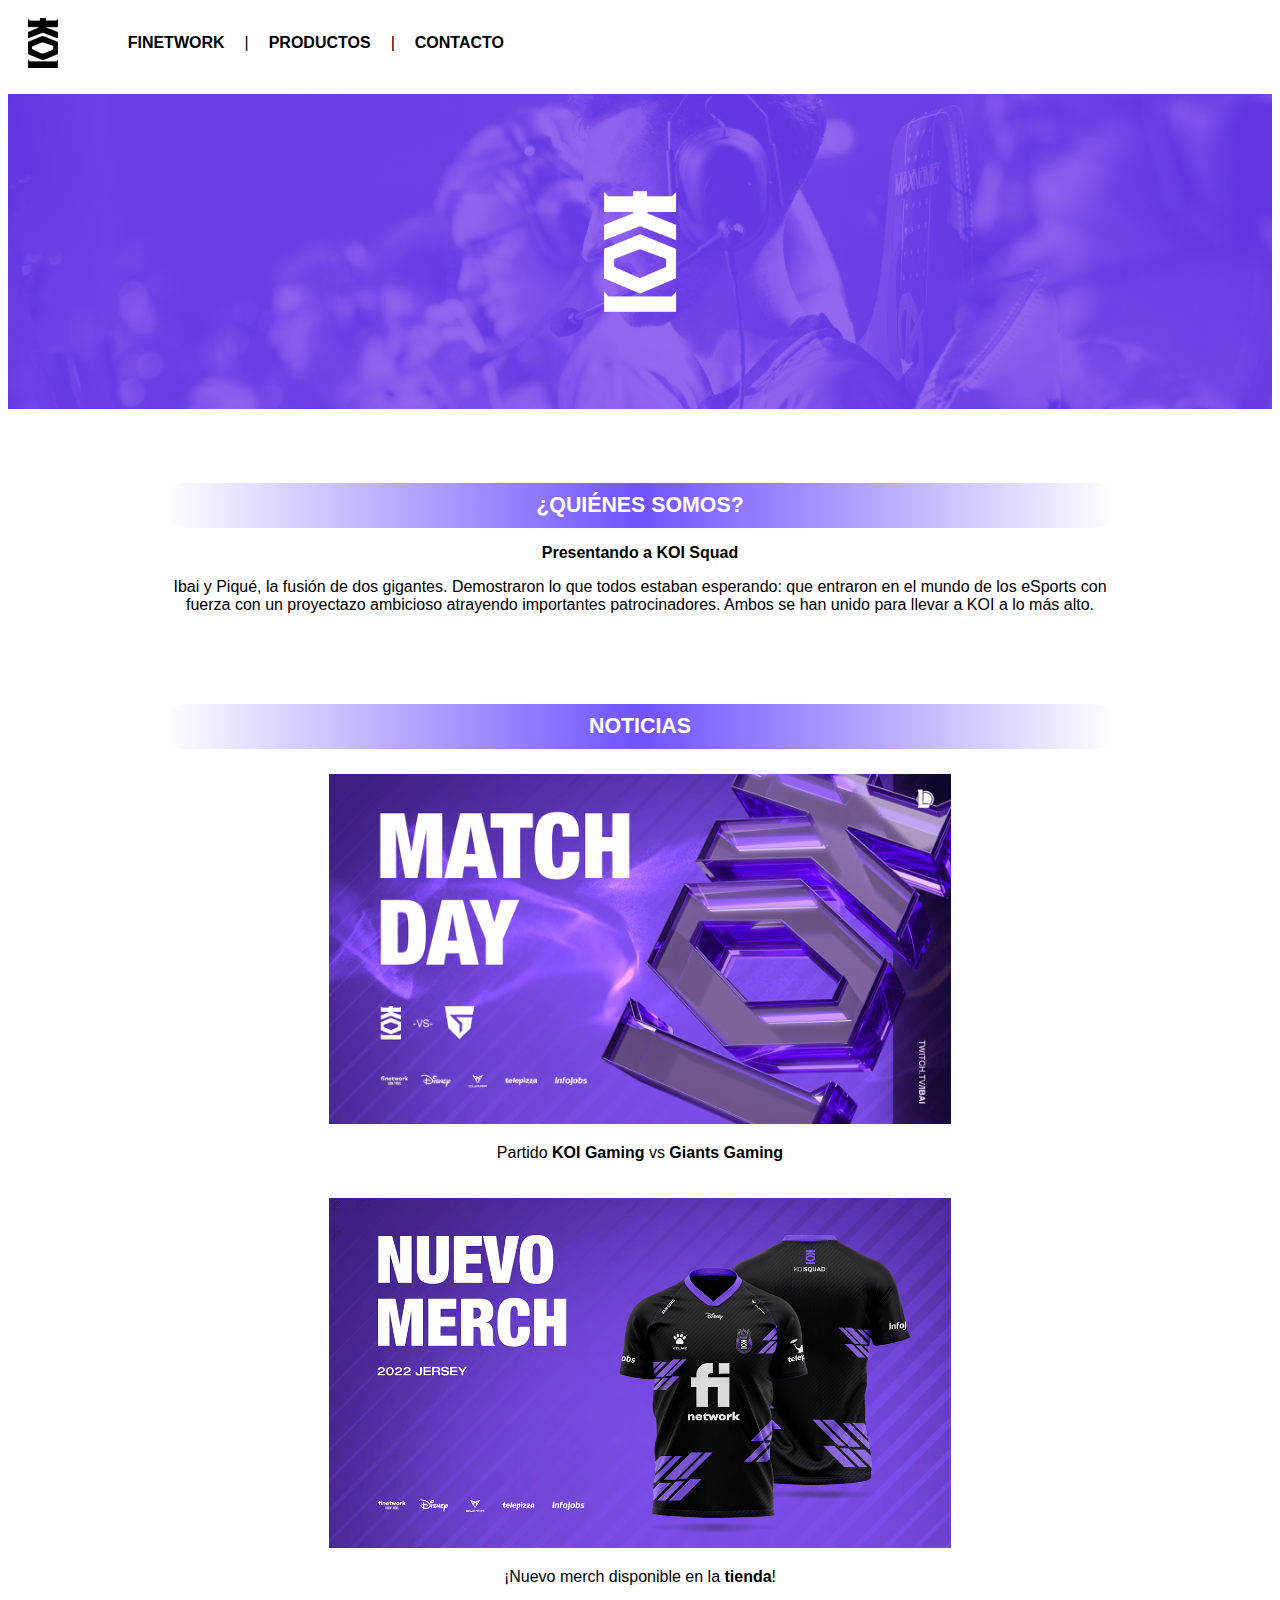
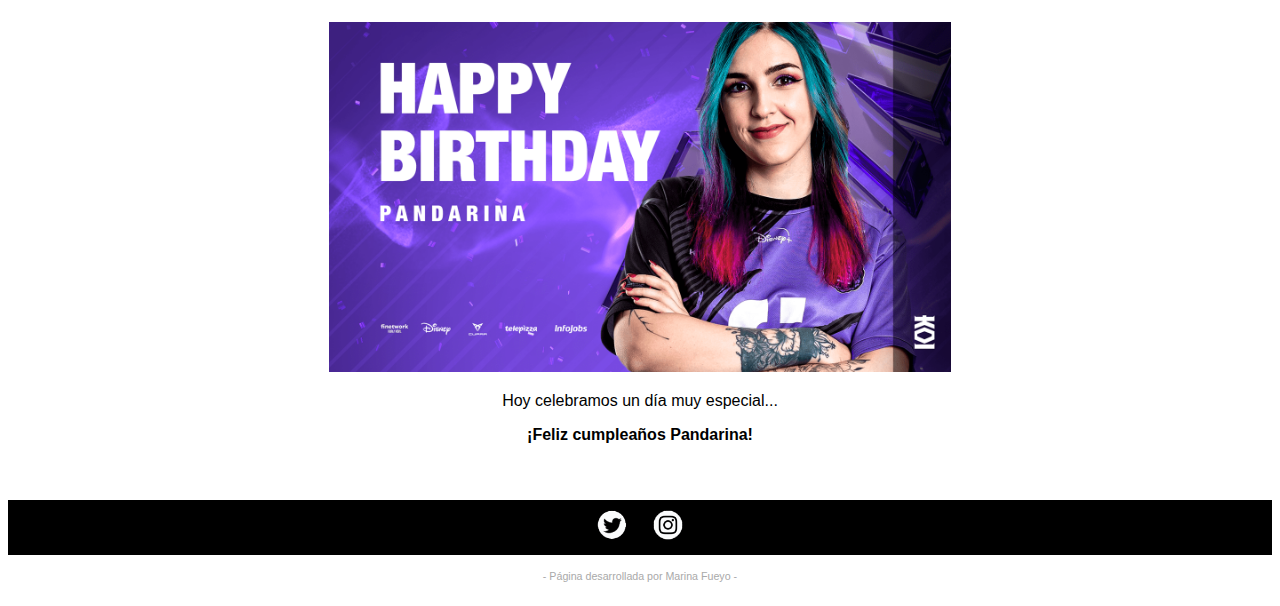
<file: index.html>
<!DOCTYPE html>
<html lang="es">

<head>
    <title>Página principal</title>
    <link rel="stylesheet" href="css/style.css">
    <meta http-equiv="Content-Type" content="text/html; charset=utf-8" />
    <meta name="author" content="Marina Fueyo Padilla" />
    <meta name="description" content="Página web del club deportivo de e-sports de KOI. Index, página principal."
    />
</head>
    
    
<body>
    
    <header>
        
        <nav>
            <p id="logo"><img src="imagenes_video/logo.png" alt="Logo"></p>
            <ul>
                <li><a href="portfolio/finetwork.html" title="Finetwork"><strong>Finetwork</strong> </a></li>
                <li><p> | </p></li>
                <li><a href="portfolio/productos.html" title="Productos"><strong>Productos</strong> </a></li>
                <li><p> | </p></li>
                <li><a href="portfolio/contacto.html" title="Contacto"><strong>Contacto</strong> </a></li>
             </ul>
        </nav>
        
    </header>
    
    <p id="header"><img src="imagenes_video/titulo.png" alt="Header"></p>
        
    <section id="intro">
            
            <h1>¿Quiénes somos?</h1>
        
            <p> <strong>Presentando a KOI Squad</strong> </p>
            <p>Ibai y Piqué, la fusión de dos gigantes. Demostraron lo que todos estaban esperando: que entraron en el mundo de los eSports con fuerza con un proyectazo ambicioso atrayendo importantes patrocinadores. Ambos se han unido para llevar a KOI a lo más alto. </p>
            
     </section>
    
     <section id="noticias">
         
         <h1>Noticias</h1>
         
         <div>
         <img src="imagenes_video/noticia.png" alt="KOI vs Giants">
         <p class="texto">Partido <strong>KOI Gaming</strong> vs <strong>Giants Gaming</strong></p>
         </div>
         
         <div>
         <img src="imagenes_video/noticia3.png" alt="Nuevo merch disponible">
         <p class="texto">¡Nuevo merch disponible en la <strong>tienda</strong>!</p>
         </div>
         
         <div>
         <img src="imagenes_video/noticia2.png" alt="Cumpleaños de Pandarina">
         <p class="texto"> Hoy celebramos un día muy especial...</p> 
         <p><strong>¡Feliz cumpleaños Pandarina!</strong></p>
         </div>

    </section>
    
    <div class="negro">
        <p id="rrss">
            <a title="Twitter" href="https://twitter.com/KOI"><img src="imagenes_video/rrss1.png" alt="Twitter"></a>
            <a title="Instagram" href="https://www.instagram.com/squadkoi/?hl=es"><img src="imagenes_video/rrss2.png" alt="Instagram"></a>
        </p>
    </div>
        
    <footer>
        <p>-  Página desarrollada por Marina Fueyo  -</p>
    </footer>
    
</body>
</file>
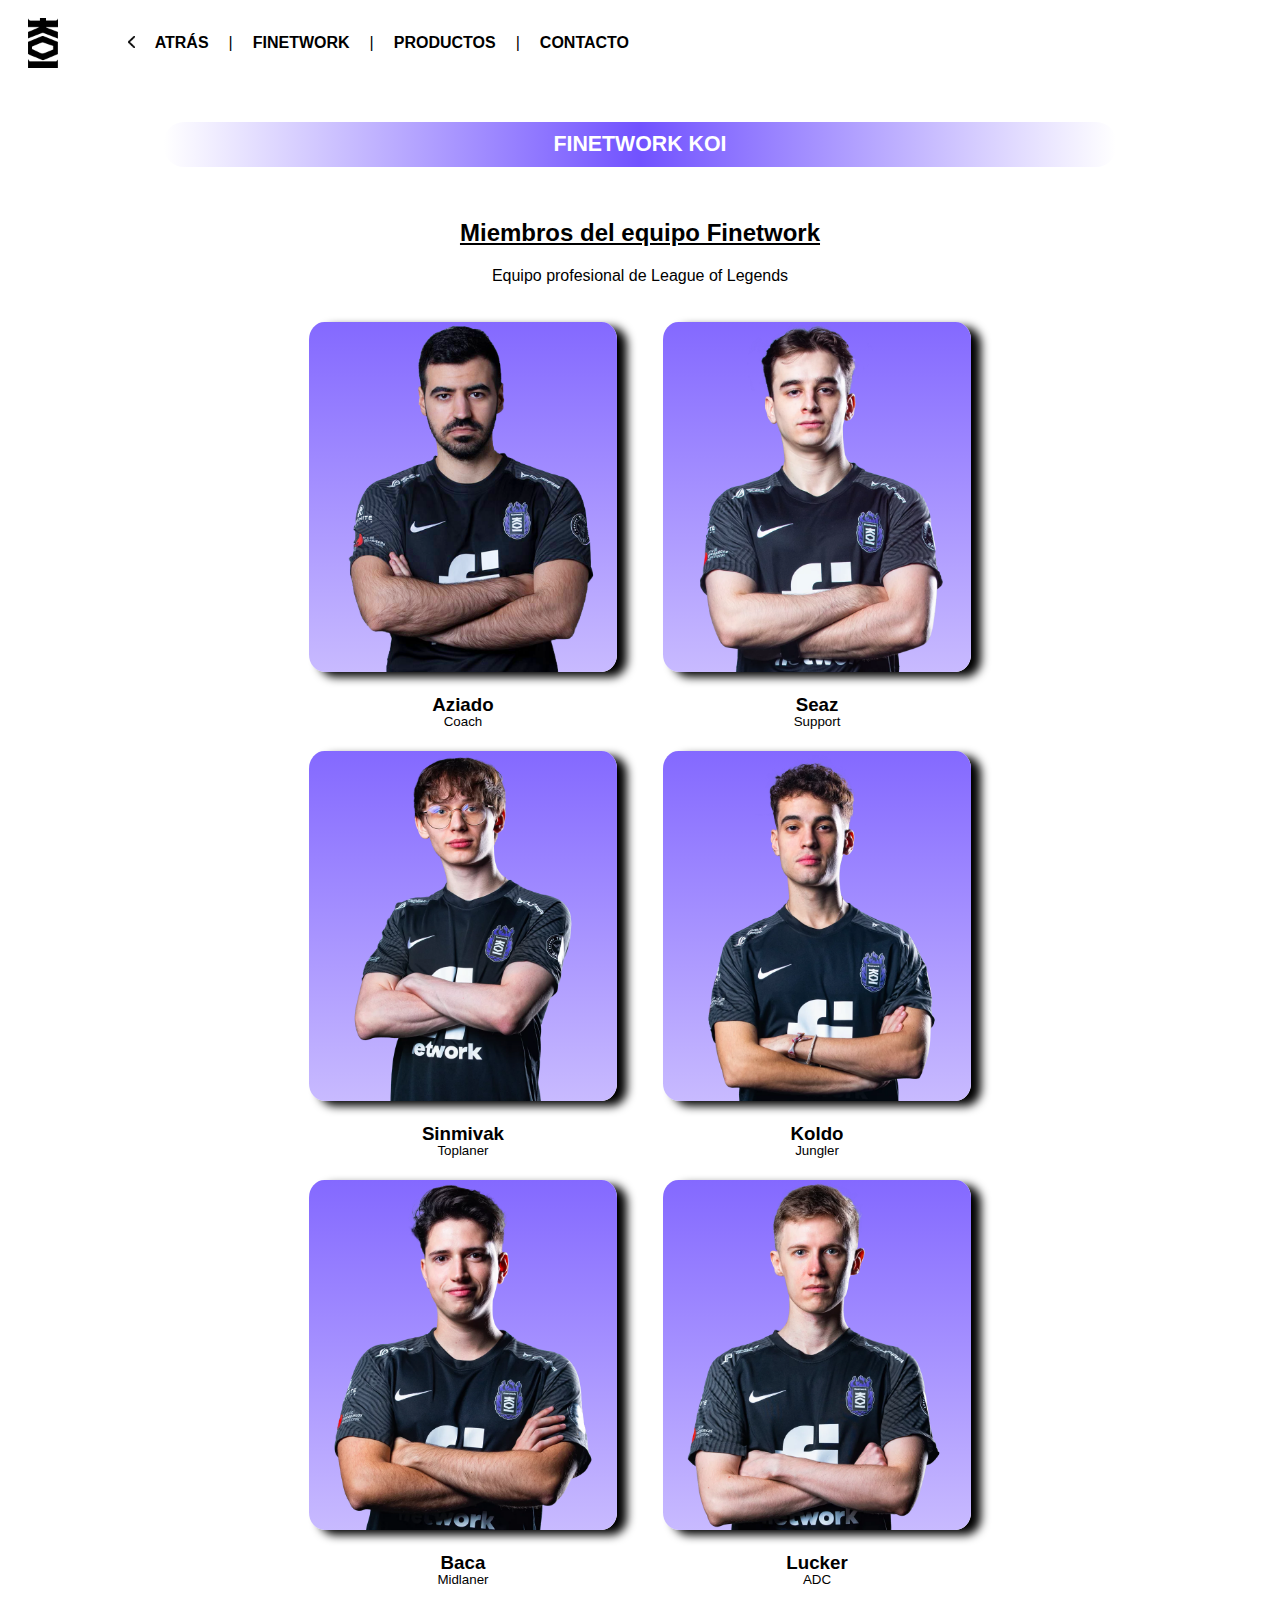
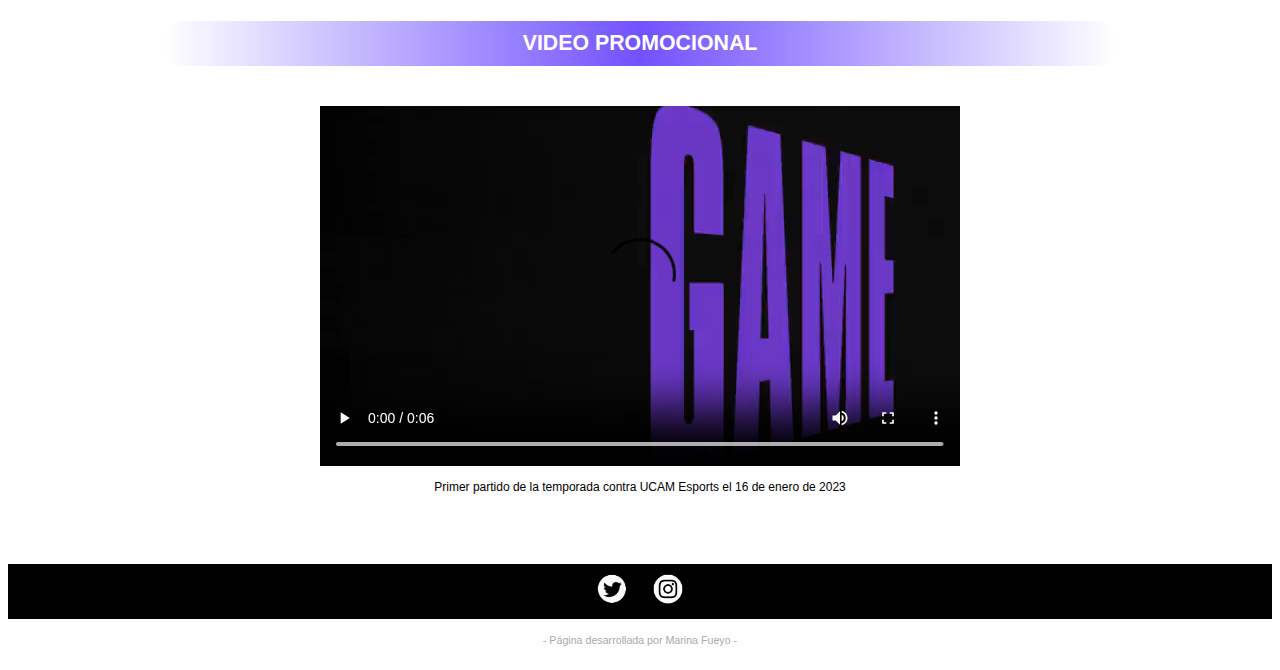
<file: portfolio/finetwork.html>
<!DOCTYPE html>
<html lang="es">

<head>
    <title>Finetwork</title>
    <link rel="stylesheet" href="../css/style.css">
    <meta http-equiv="Content-Type" content="text/html; charset=utf-8" />
    <meta name="author" content="Marina Fueyo Padilla" />
    <meta name="description" content="Página web del club deportivo de e-sports de KOI. Equipo Finetwork del club KOI."
    />
</head>

<body>
    
    <header>
        
        <nav>
            <p id="logo"><img src="../imagenes_video/logo.png" alt="Logo"></p>
            <ul>
                <li><a href="../index.html" title="Principal"><img id="home" src="../imagenes_video/back.png" alt="Twitter"><strong>Atrás</strong></a></li>
                <li><p> | </p></li>
                <li><a href="finetwork.html" title="Finetwork"><strong>Finetwork</strong> </a></li>
                <li><p> | </p></li>
                <li><a href="productos.html" title="Productos"><strong>Productos</strong> </a></li>
                <li><p> | </p></li>
                <li><a href="contacto.html" title="Contacto"><strong>Contacto</strong> </a></li>
             </ul>
        </nav>
        
    </header>
    
    <section id="finetwork">
        
        <h1>Finetwork KOI</h1>
        <br/>
        <h2>Miembros del equipo Finetwork</h2>
        <p>Equipo profesional de League of Legends</p>
         
        <div class="roster">
            <a title="Aziado" href="https://twitter.com/aziadolol"><img src="../imagenes_video/team1.png" alt="Aziado"></a>
            <h3>Aziado</h3>
            <p>Coach</p>
        </div>
        <div class="roster">
            <a title="Seaz" href="https://twitter.com/seazlol"><img src="../imagenes_video/team2.png" alt="Seaz"></a>
            <h3>Seaz</h3>
            <p>Support</p>
        </div>
        <div class="roster">
            <a title="Sinmivak" href="https://twitter.com/sinmivak"><img src="../imagenes_video/team3.png" alt="Sinmivak"></a>
            <h3>Sinmivak</h3>
            <p>Toplaner</p>
        </div>
        <div class="roster">
            <a title="Koldo" href="https://twitter.com/Koldo_LoL"><img src="../imagenes_video/team4.png" alt="Koldo"></a>
            <h3>Koldo</h3>
            <p>Jungler</p>
        </div>
        <div class="roster">
            <a title="Baca" href="https://twitter.com/KOI"><img src="../imagenes_video/team5.png" alt="Baca"></a>
            <h3>Baca</h3>
            <p>Midlaner</p>
        </div>
        <div class="roster">
            <a title="Lucker" href="https://twitter.com/Lucker"><img src="../imagenes_video/team6.png" alt="Lucker"></a>
            <h3>Lucker</h3>
            <p>ADC</p>
        </div>
         
        <br/>
        <br/>
        
        <h1>Video promocional</h1>
         
        <div id="videocontainer">
            <figure>
                <video controls="controls">
                    <source src="../imagenes_video/video.mp4">
                </video>
                <figcaption>Primer partido de la temporada contra UCAM Esports el 16 de enero de 2023</figcaption>
            </figure>
        </div>
         
    </section>

    
    <div class="negro">
        <p id="rrss">
            <a title="Twitter" href="https://twitter.com/KOI"><img src="../imagenes_video/rrss1.png" alt="Twitter"></a>
            <a title="Instagram" href="https://www.instagram.com/squadkoi/?hl=es"><img src="../imagenes_video/rrss2.png" alt="Instagram"></a>
        </p>
    </div>
        
    <footer>
        <p>-  Página desarrollada por Marina Fueyo  -</p>
    </footer>
    
</body>
</file>
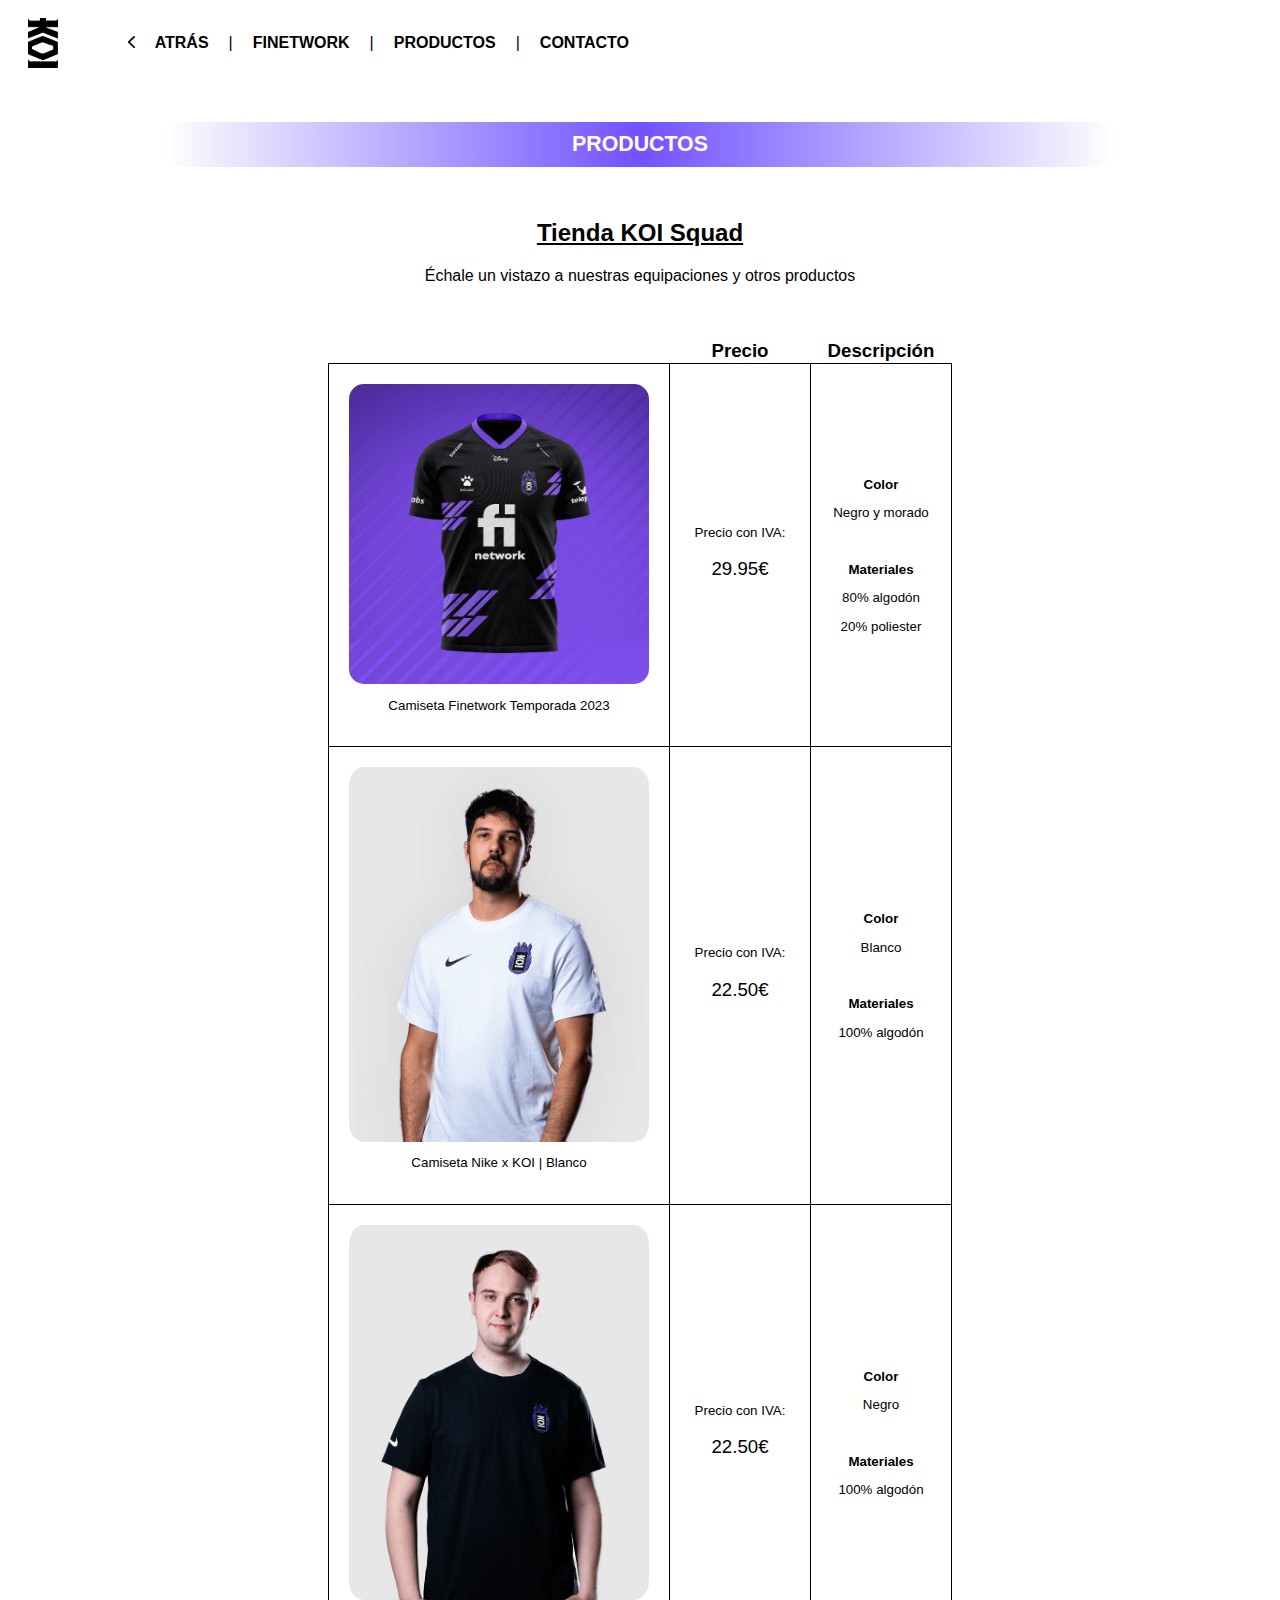
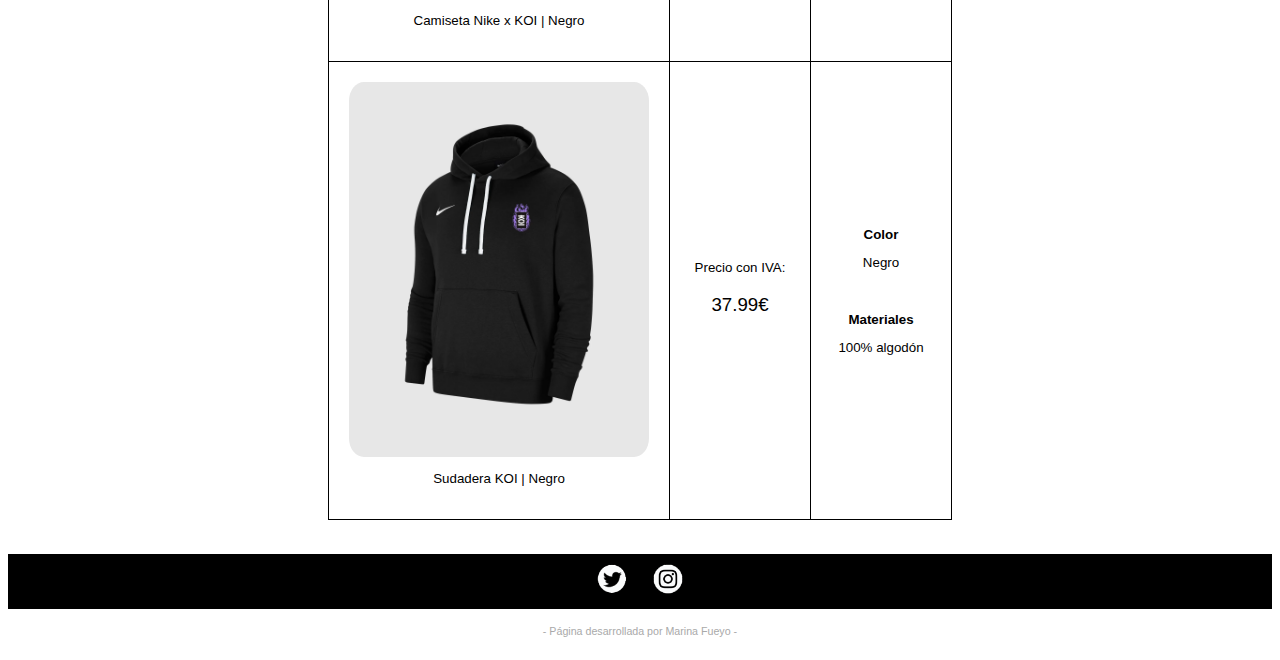
<file: portfolio/productos.html>
<!DOCTYPE html>
<html lang="es">

<head>
    <title>Productos</title>
    <link rel="stylesheet" href="../css/style.css">
    <meta http-equiv="Content-Type" content="text/html; charset=utf-8" />
    <meta name="author" content="Marina Fueyo Padilla" />
    <meta name="description" content="Página web del club deportivo de e-sports de KOI. Productos disponibles en la tienda, equipación del equipo."
    />
</head>

<body>
    
    <header>
        
        <nav>
            <p id="logo"><img src="../imagenes_video/logo.png" alt="Logo"></p>
            <ul>
                <li><a href="../index.html" title="Principal"><img id="home" src="../imagenes_video/back.png" alt="Twitter"><strong>Atrás</strong></a></li>
                <li><p> | </p></li>
                <li><a href="finetwork.html" title="Finetwork"><strong>Finetwork</strong> </a></li>
                <li><p> | </p></li>
                <li><a href="productos.html" title="Productos"><strong>Productos</strong> </a></li>
                <li><p> | </p></li>
                <li><a href="contacto.html" title="Contacto"><strong>Contacto</strong> </a></li>
             </ul>
        </nav>
        
    </header>
        
    <section id="productos">
            
        <h1>Productos</h1>
        <br/>
        <h2>Tienda KOI Squad</h2>
        <p>Échale un vistazo a nuestras equipaciones y otros productos</p>
        <br/>
            
            <table>
                
                <tr>
                    <th><strong> </strong></th>
                    <th><strong>Precio</strong></th>
                    <th><strong>Descripción</strong></th>
                </tr>
                
                <!-- Img 1-->
                
                <tr>
                    
                    <td class=imgtabla>
                        <img src="../imagenes_video/camiseta1.png" alt="Camiseta equipación 2023">
                        <p class="nombreproducto">Camiseta Finetwork Temporada 2023</p>
                    </td>
                    
                   <td>
                        <p>Precio con IVA:</p>
                        <p class="precio">29.95€</p>
                    </td>
                    
                    <td>
                        <p><strong>Color</strong></p>
                        <p>Negro y morado</p>
                        <br/>
                        <p><strong>Materiales</strong></p>
                        <p>80% algodón</p>
                        <p>20% poliester</p>
                    </td>
                    
                </tr>

                <!-- Img 2-->
                <tr>
                    
                    <td class=imgtabla>
                        <img src="../imagenes_video/camiseta.png" alt="Camiseta blanca Nike">
                        <p class="nombreproducto">Camiseta Nike x KOI | Blanco</p>
                    </td>
                    
                    <td>
                        <p>Precio con IVA:</p>
                        <p class="precio">22.50€</p>
                    </td>
                    
                    <td>
                        <p><strong>Color</strong></p>
                        <p>Blanco</p>
                        <br/>
                        <p><strong>Materiales</strong></p>
                        <p>100% algodón</p>
                    </td>
                    
                </tr>

                <!-- Img 3 -->
                <tr>
                    
                    <td class=imgtabla>
                        <img src="../imagenes_video/camiseta2.png" alt="Camiseta negra Nike">
                        <p class="nombreproducto">Camiseta Nike x KOI | Negro</p>
                    </td>
                    
                   <td>
                        <p>Precio con IVA:</p>
                        <p class="precio">22.50€</p>
                    </td>
                    
                    <td>
                        <p><strong>Color</strong></p>
                        <p>Negro</p>
                        <br/>
                        <p><strong>Materiales</strong></p>
                        <p>100% algodón</p>
                    </td>
                    
                </tr>
                
                                <!-- Img 4 -->
                <tr>
                    
                    <td class=imgtabla>
                        <img src="../imagenes_video/sudadera.png" alt="Sudadera negra">
                        <p class="nombreproducto">Sudadera KOI | Negro</p>
                    </td>
                    
                   <td>
                        <p>Precio con IVA:</p>
                        <p class="precio">37.99€</p>
                    </td>
                    
                    <td>
                        <p><strong>Color</strong></p>
                        <p>Negro</p>
                        <br/>
                        <p><strong>Materiales</strong></p>
                        <p>100% algodón</p>
                    </td>
                    
                </tr>

            </table>
            
        </section>
    
    <div class="negro">
        <p id="rrss">
            <a title="Twitter" href="https://twitter.com/KOI"><img src="../imagenes_video/rrss1.png" alt="Twitter"></a>
            <a title="Instagram" href="https://www.instagram.com/squadkoi/?hl=es"><img src="../imagenes_video/rrss2.png" alt="Instagram"></a>
        </p>
    </div>
        
    <footer>
        <p>-  Página desarrollada por Marina Fueyo  -</p>
    </footer>
    
</body>
</file>
<file: css/style.css>
/* HEADER (nav) */

#logo img {
    height: 50px;
    padding: 20px;
}

nav {
    display: flex;
    height: 70px;

}

nav #logo {
    display: flex;
    align-items: center
}

nav #logo img {
    max-height: 50px;
}

nav ul {
    display: flex;
    list-style: none;
    align-items: center
}

nav ul li {
    float: left;
    display: inline-block; 
    text-transform:uppercase;
    margin-left: 10px; 
    margin-right: 10px;
}

nav ul a {
    font-family: sans-serif; 
    text-decoration-line: none; 
    color:black
}

nav ul a:hover {
    color:mediumpurple;
}

#home {
    display: inline-block;
    width: 7px;
    text-align: center;
    margin-right: 20px;
}


/* BODY (sections) */

body{
    text-align: center;
    font-family: sans-serif;
}

#header img {
    display: block;
    width: 100%;
}

h1 {
    padding: 10px;
    display: block;
    text-align: center;
    font-size: 16pt;
    text-transform: uppercase;
    background: linear-gradient(90deg, rgba(2,0,36,1) 0%, rgba(255,255,255,1) 0%, rgba(113,82,255,1) 50%, rgba(255,255,255,1) 100%);
    color: white;
    border-radius: 20px;
}

section#intro {
    display: block; 
    padding: 30px;
    margin-top: 30px;
    margin-left: 10%;
    margin-right: 10%;
}

section#intro p {
    text-align: center;
}

#noticias{
    display: block;
    margin-left: 10%;
    margin-right: 10%;
    padding: 30px;
}

#noticias div{
    display: inline-block;
    margin: 10px;
    vertical-align: top;
}

section#noticias img {
    max-height: 350px;
}

.negro {
    padding: 10px;
    font-size: 14pt;
    border-radius: 0%;
    background: black;
    text-align: center;
}

#rrss {
    margin: 0px;
}

#rrss img {
    margin-left: 10px;
    margin-right: 10px;
    width: 30px;
}

footer {
    padding: 5px;
    display: block;
    text-align: center;
    font-size: 8pt;
    margin-left: 10px; 
    margin-right: 10px;
    color: darkgray;
}



/* CONTACTO (form) */

#formulario {
    display: inline-block;
    text-align: center;
    width: 500px;
    margin: 50px;
}

#formulario fieldset{
        border-radius: 10px;
}

aside {
    display: inline-block;
    min-width: 300px;
}

aside img {
    max-height: 550px;
}

#contacto {
    margin-left: 10%;
    margin-right: 10%;
    padding: 30px;
}



/* PRODUCTOS */

h2 {
    text-decoration-line: underline
}

#productos {
    display: block; 
    padding: 30px;
    margin-left: 10%;
    margin-right: 10%
}

section#productos table {
    display: inline-block;
    margin-top: 20px;
    font-size: 10pt;
    border-collapse: collapse;
}

section#productos table td {
    padding-left: 20px;
    padding-right: 20px;
    text-align: center;
    height: 100px;
    width: 100px;
    border: 1px solid black;
    padding: 20px;
}

section#productos table th{
    font-size: 14pt;
}

section#productos img {
    max-width: 300px;
    opacity: 1;
    display: block;
    transition: .5s ease;
    backface-visibility: hidden;
    border-radius: 5%;
}

section#productos img:hover {
    opacity: 0.3;
}

.precio{
    font-size: 14pt;
}

section#productos table td.imgtabla{
    width: 300px;
}



/* FINETWORK */

#finetwork{
    display: block; 
    padding: 30px;
    margin-left: 10%;
    margin-right: 10%
}

#videocontainer {
    display: block;
    text-align: center;
    margin: 40px;
}

.roster {
    margin: 1px;
    display: inline-block;
}

.roster p{
    font-size: 10pt;
    margin: -1px;
}

.roster img {
    max-height: 350px;
    margin: 20px;
    background: linear-gradient(0deg, rgba(200,186,255,1) 0%, rgba(132,105,255,1) 100%);
    border-radius: 5%;
    box-shadow: 10px 5px 10px black;
    transition: .5s ease;
}

.roster img:hover {
    opacity: 70%
}

h3{
    margin: -2px;
}

figcaption{
    font-size: 12px;
    margin-top: 10px;
</file>
